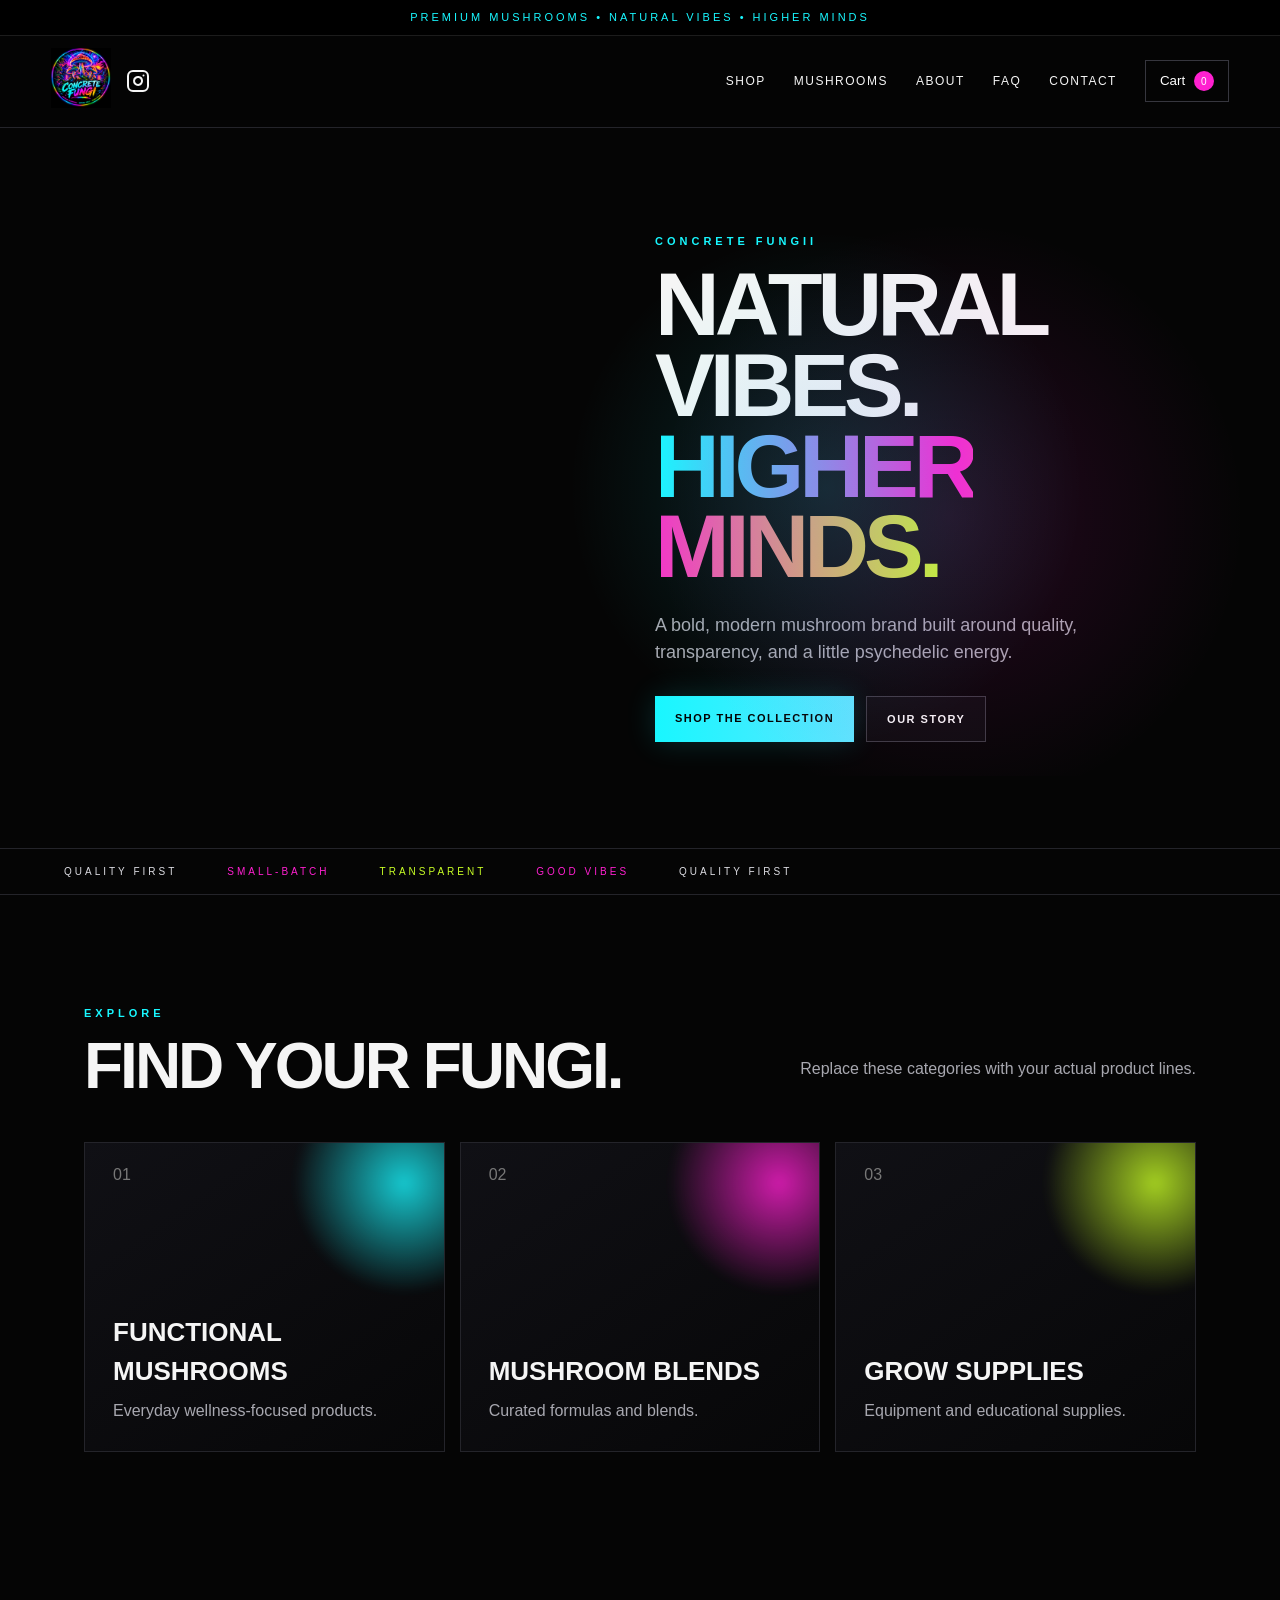
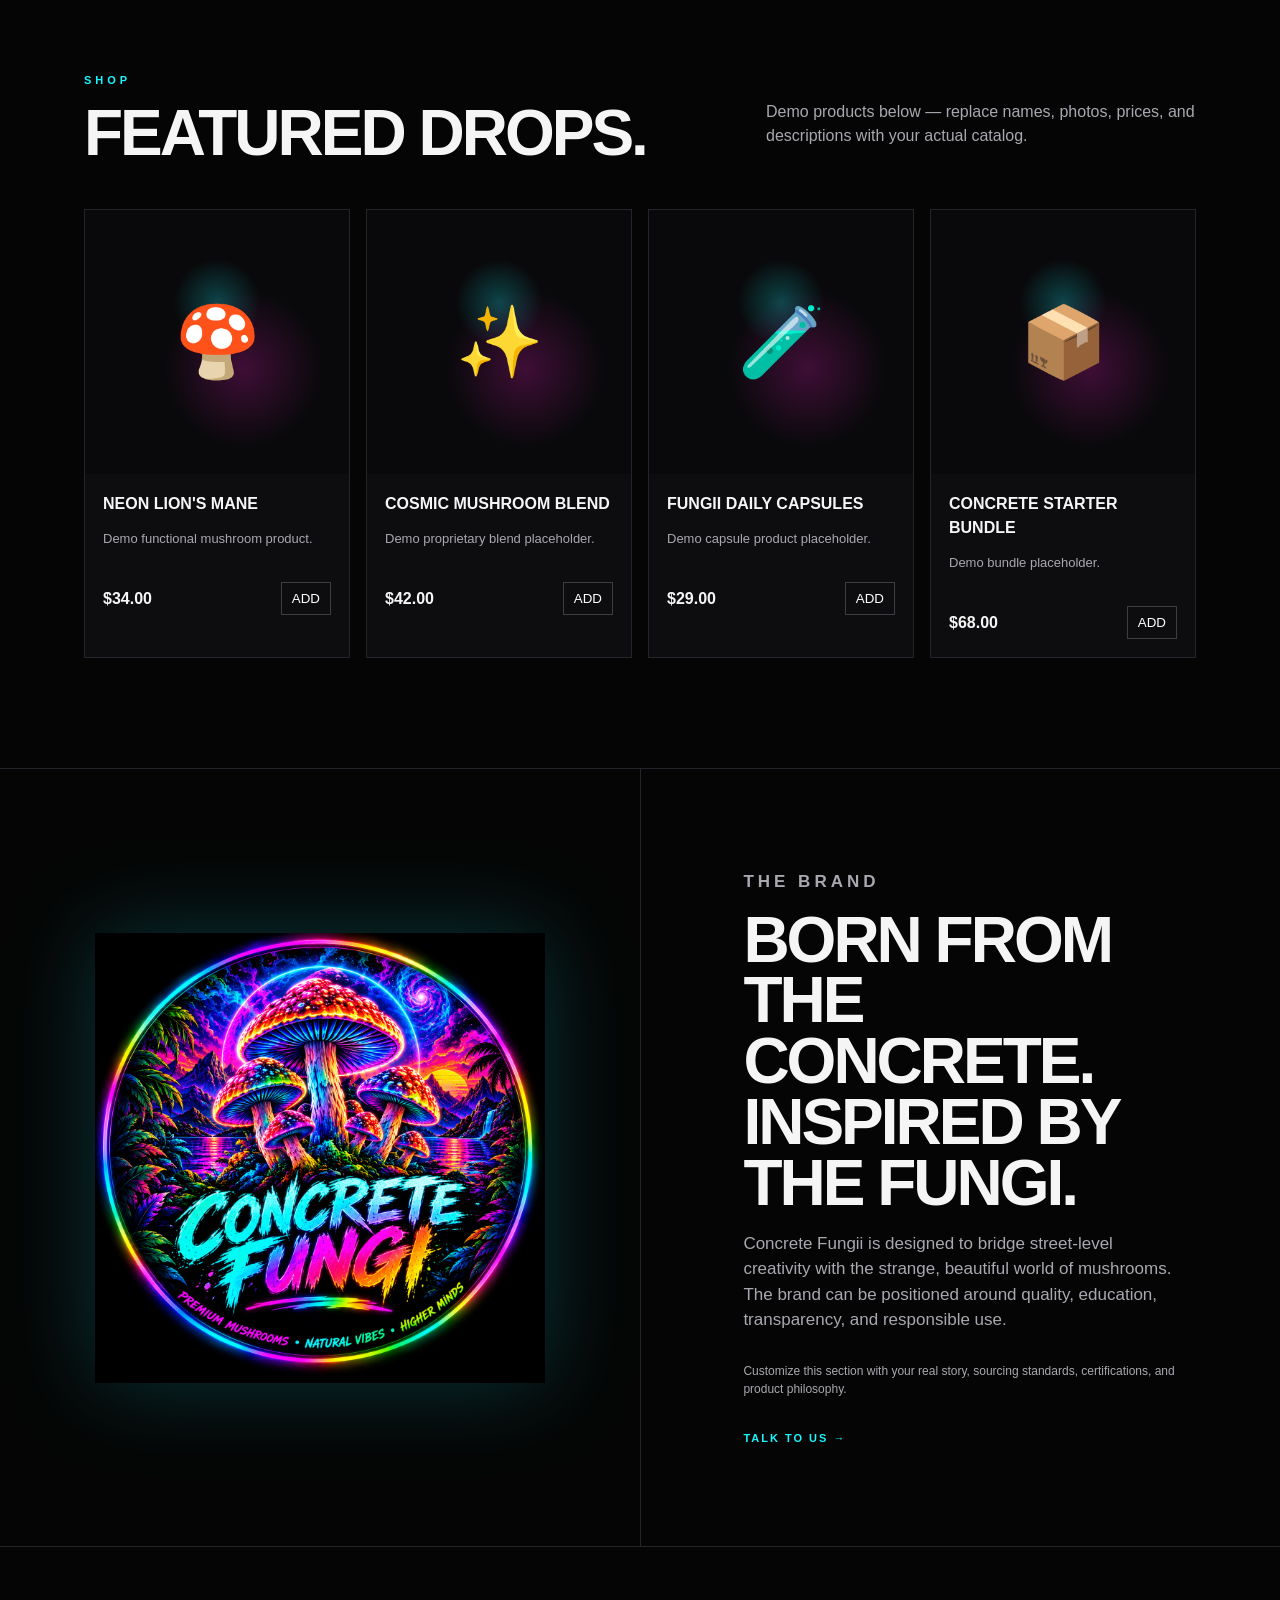
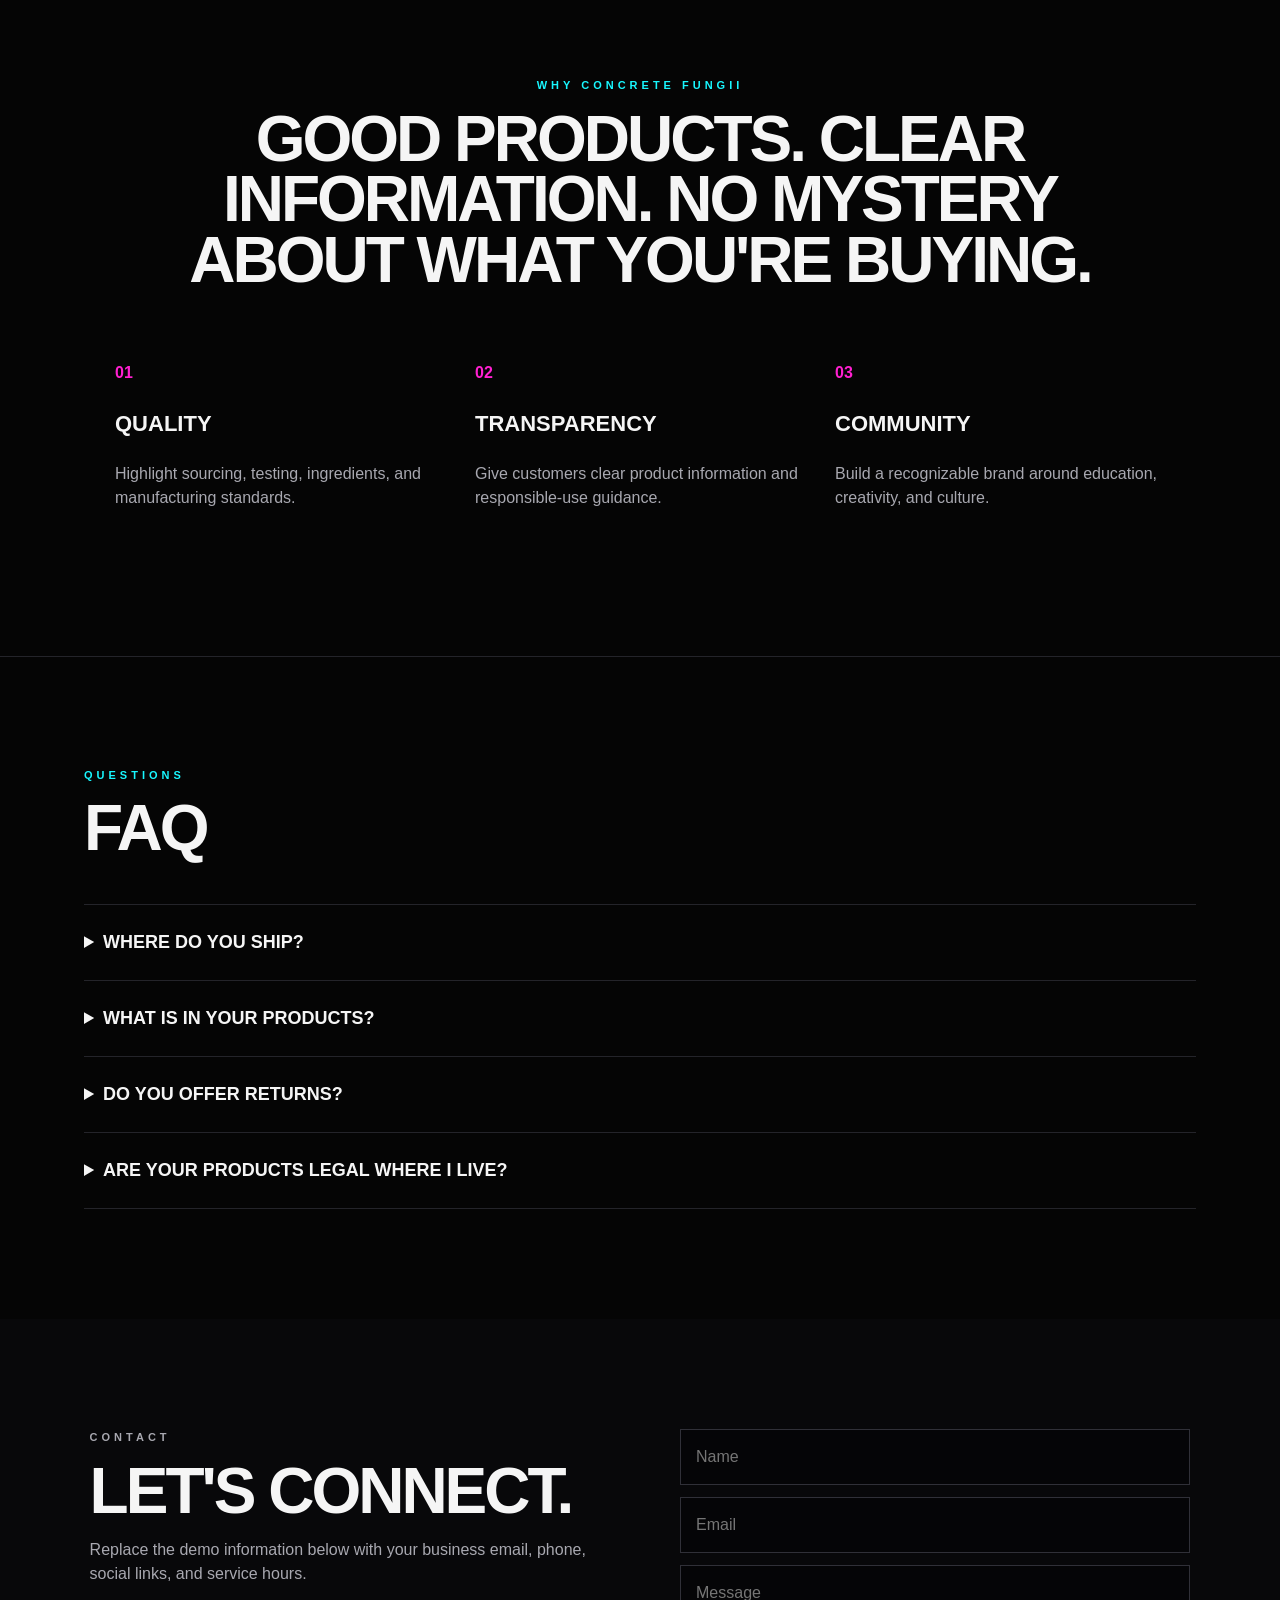
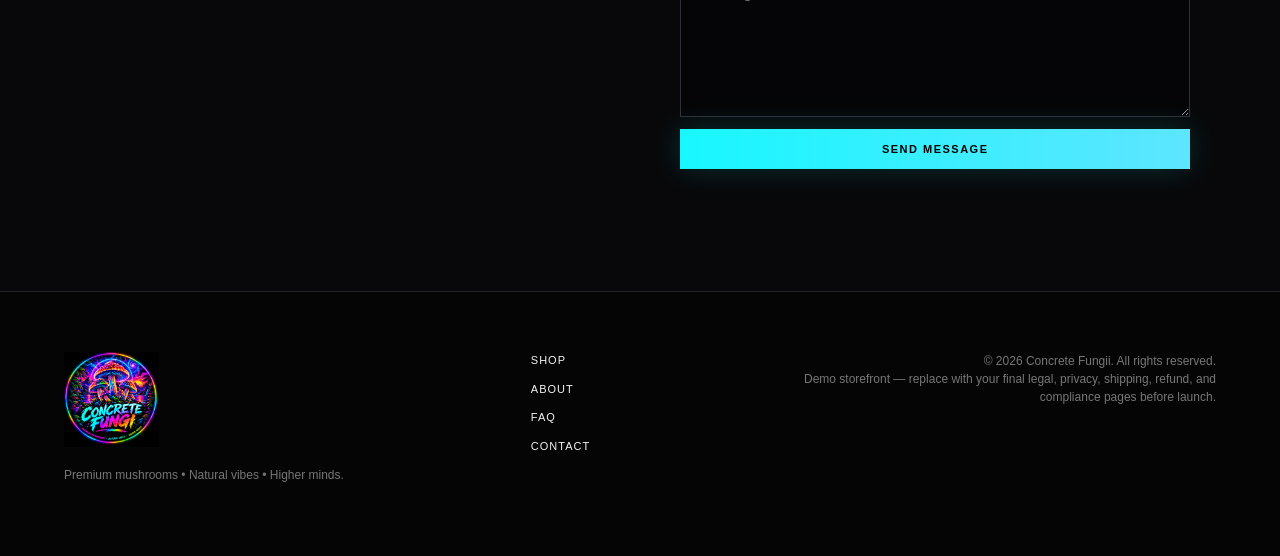
<file: index.html>
<!doctype html>
<html lang="en">
<head>
  <meta charset="utf-8">
  <meta name="viewport" content="width=device-width, initial-scale=1">
  <title>Concrete Fungii — Premium Mushrooms • Natural Vibes • Higher Minds</title>
  <meta name="description" content="Concrete Fungii — premium mushroom products with bold natural energy.">
  
  <!-- Favicon & Apple Touch Icon -->
  <link rel="icon" type="image/png" href="logo.png">
  <link rel="apple-touch-icon" href="logo.png">

  <link rel="stylesheet" href="styles.css">
</head>
<body>
  <div class="announcement">PREMIUM MUSHROOMS • NATURAL VIBES • HIGHER MINDS</div>

  <header class="site-header">
    <div class="header-left">
      <a class="brand" href="#top" aria-label="Concrete Fungii home">
        <img src="logo.png" alt="Concrete Fungii logo">
      </a>
      <!-- Instagram Link -->
      <a class="instagram-link" href="https://instagram.com/ConcreteFungiiLLC" target="_blank" rel="noopener" aria-label="Follow us on Instagram">
        <svg xmlns="http://www.w3.org/2000/svg" width="24" height="24" viewBox="0 0 24 24" fill="none" stroke="currentColor" stroke-width="2" stroke-linecap="round" stroke-linejoin="round">
          <rect x="2" y="2" width="20" height="20" rx="5" ry="5"></rect>
          <path d="M16 11.37A4 4 0 1 1 12.63 8 4 4 0 0 1 16 11.37z"></path>
          <line x1="17.5" y1="6.5" x2="17.51" y2="6.5"></line>
        </svg>
      </a>
    </div>
    
    <button class="menu-toggle" aria-label="Open menu">☰</button>
    <nav class="nav">
      <a href="#shop">Shop</a>
      <a href="#categories">Mushrooms</a>
      <a href="#about">About</a>
      <a href="#faq">FAQ</a>
      <a href="#contact">Contact</a>
      <button class="cart-button" id="cartBtn">Cart <span id="cartCount">0</span></button>
    </nav>
  </header>

  <main id="top">
    <section class="hero">
      <div class="hero-glow"></div>
      <div class="hero-copy">
        <p class="eyebrow">CONCRETE FUNGII</p>
        <h1>Natural vibes.<br><span>Higher minds.</span></h1>
        <p class="hero-text">A bold, modern mushroom brand built around quality, transparency, and a little psychedelic energy.</p>
        <div class="hero-actions">
          <a class="btn btn-primary" href="#shop">Shop the collection</a>
          <a class="btn btn-ghost" href="#about">Our story</a>
        </div>
      </div>
    </section>

    <section class="ticker">
      <div>QUALITY FIRST</div><div>SMALL-BATCH</div><div>TRANSPARENT</div><div>GOOD VIBES</div><div>QUALITY FIRST</div>
    </section>

    <section id="categories" class="section">
      <div class="section-head">
        <div>
          <p class="eyebrow">EXPLORE</p>
          <h2>Find your fungi.</h2>
        </div>
        <p>Replace these categories with your actual product lines.</p>
      </div>
      <div class="category-grid">
        <a class="category-card cat-one" href="#shop"><span>01</span><h3>Functional Mushrooms</h3><p>Everyday wellness-focused products.</p></a>
        <a class="category-card cat-two" href="#shop"><span>02</span><h3>Mushroom Blends</h3><p>Curated formulas and blends.</p></a>
        <a class="category-card cat-three" href="#shop"><span>03</span><h3>Grow Supplies</h3><p>Equipment and educational supplies.</p></a>
      </div>
    </section>

    <section id="shop" class="section shop-section">
      <div class="section-head">
        <div>
          <p class="eyebrow">SHOP</p>
          <h2>Featured drops.</h2>
        </div>
        <p>Demo products below — replace names, photos, prices, and descriptions with your actual catalog.</p>
      </div>
      <div class="product-grid" id="productGrid"></div>
    </section>

    <section id="about" class="split-section">
      <div class="split-image">
        <img src="logo.png" alt="Concrete Fungii emblem">
      </div>
      <div class="split-copy">
        <p class="eyebrow">THE BRAND</p>
        <h2>Born from the concrete. Inspired by the fungi.</h2>
        <p>Concrete Fungii is designed to bridge street-level creativity with the strange, beautiful world of mushrooms. The brand can be positioned around quality, education, transparency, and responsible use.</p>
        <p class="small-note">Customize this section with your real story, sourcing standards, certifications, and product philosophy.</p>
        <a class="text-link" href="#contact">Talk to us →</a>
      </div>
    </section>

    <section class="quote-section">
      <p class="eyebrow">WHY CONCRETE FUNGII</p>
      <h2>Good products. Clear information. No mystery about what you're buying.</h2>
      <div class="values">
        <div><b>01</b><h3>Quality</h3><p>Highlight sourcing, testing, ingredients, and manufacturing standards.</p></div>
        <div><b>02</b><h3>Transparency</h3><p>Give customers clear product information and responsible-use guidance.</p></div>
        <div><b>03</b><h3>Community</h3><p>Build a recognizable brand around education, creativity, and culture.</p></div>
      </div>
    </section>

    <section id="faq" class="section faq">
      <div class="section-head"><div><p class="eyebrow">QUESTIONS</p><h2>FAQ</h2></div></div>
      <details><summary>Where do you ship?</summary><p>Add your actual shipping regions, restrictions, and processing times here.</p></details>
      <details><summary>What is in your products?</summary><p>List complete ingredients and product-specific information here. Keep claims accurate and compliant.</p></details>
      <details><summary>Do you offer returns?</summary><p>Add your actual return/refund policy here.</p></details>
      <details><summary>Are your products legal where I live?</summary><p>Customers are responsible for understanding applicable local laws. Your final store should clearly identify any product or geographic restrictions that apply.</p></details>
    </section>

    <section id="contact" class="contact-section">
      <div>
        <p class="eyebrow">CONTACT</p>
        <h2>Let's connect.</h2>
        <p>Replace the demo information below with your business email, phone, social links, and service hours.</p>
      </div>
      <form id="contactForm">
        <input type="text" placeholder="Name" required>
        <input type="email" placeholder="Email" required>
        <textarea placeholder="Message" rows="5" required></textarea>
        <button class="btn btn-primary" type="submit">Send message</button>
        <small id="formMessage"></small>
      </form>
    </section>
  </main>

  <footer>
    <div class="footer-brand"><img src="logo.png" alt="Concrete Fungii"><p>Premium mushrooms • Natural vibes • Higher minds.</p></div>
    <div class="footer-links"><a href="#shop">Shop</a><a href="#about">About</a><a href="#faq">FAQ</a><a href="#contact">Contact</a></div>
    <div class="legal">© 2026 Concrete Fungii. All rights reserved. <br>Demo storefront — replace with your final legal, privacy, shipping, refund, and compliance pages before launch.</div>
  </footer>

  <aside class="cart-drawer" id="cartDrawer" aria-hidden="true">
    <div class="cart-head"><h2>Your cart</h2><button id="closeCart">×</button></div>
    <div id="cartItems"></div>
    <div class="cart-total"><span>Total</span><strong id="cartTotal">$0.00</strong></div>
    
    <!-- CHECKOUT FORM -->
    <div class="checkout-form-section" id="checkoutFormSection">
      <h3 class="payment-title">Secure Your Order</h3>
      <p class="small-note" style="text-align: center; margin-bottom: 15px;">Enter your email to receive payment instructions and your receipt.</p>
      <form id="orderForm">
        <input type="email" id="customerEmail" placeholder="Your Email Address" required>
        <button class="btn btn-primary full" type="submit" id="submitOrderBtn">Confirm & Pay</button>
      </form>
    </div>

    <!-- PAYMENT SECTION (Initially Hidden) -->
    <div class="payment-section" id="paymentSection" style="display: none;">
      <h3 class="payment-title">Pay With Crypto</h3>
      
      <div class="crypto-addresses">
        <p class="crypto-label">Bitcoin (BTC)</p>
        <div class="address-box">
          <code>3HSVQqHzkTV2SXnzipQm1EjvN8aKMvkYP4</code>
          <button class="copy-btn" onclick="copyToClipboard('3HSVQqHzkTV2SXnzipQm1EjvN8aKMvkYP4')">Copy</button>
        </div>
        
        <p class="crypto-label">Monero (XMR)</p>
        <div class="address-box">
          <code>86dCVcNpyUDNjh9joe6smGfLH9v5LqxgHK5VdLZf5Nzf6kFen12KHEfiQteNQHodk7TXZPBq3k6SyMj7QhGysXgrVJ3fzJR</code>
          <button class="copy-btn" onclick="copyToClipboard('86dCVcNpyUDNjh9joe6smGfLH9v5LqxgHK5VdLZf5Nzf6kFen12KHEfiQteNQHodk7TXZPBq3k6SyMj7QhGysXgrVJ3fzJR')">Copy</button>
        </div>

        <p class="crypto-label">Ethereum (ETH)</p>
        <div class="address-box">
          <code>0xeB7FA57385C40e702979bC58Cfc26612905C8676</code>
          <button class="copy-btn" onclick="copyToClipboard('0xeB7FA57385C40e702979bC58Cfc26612905C8676')">Copy</button>
        </div>
      </div>
      
      <p class="payment-instruction">After paying, please email your receipt to <strong>ConcreteFunguiLLC@gmail.com</strong> so we can process your order.</p>
    </div>

  </aside>
  <div class="overlay" id="overlay"></div>

  <script src="script.js"></script>
</body>
</html>
</file>
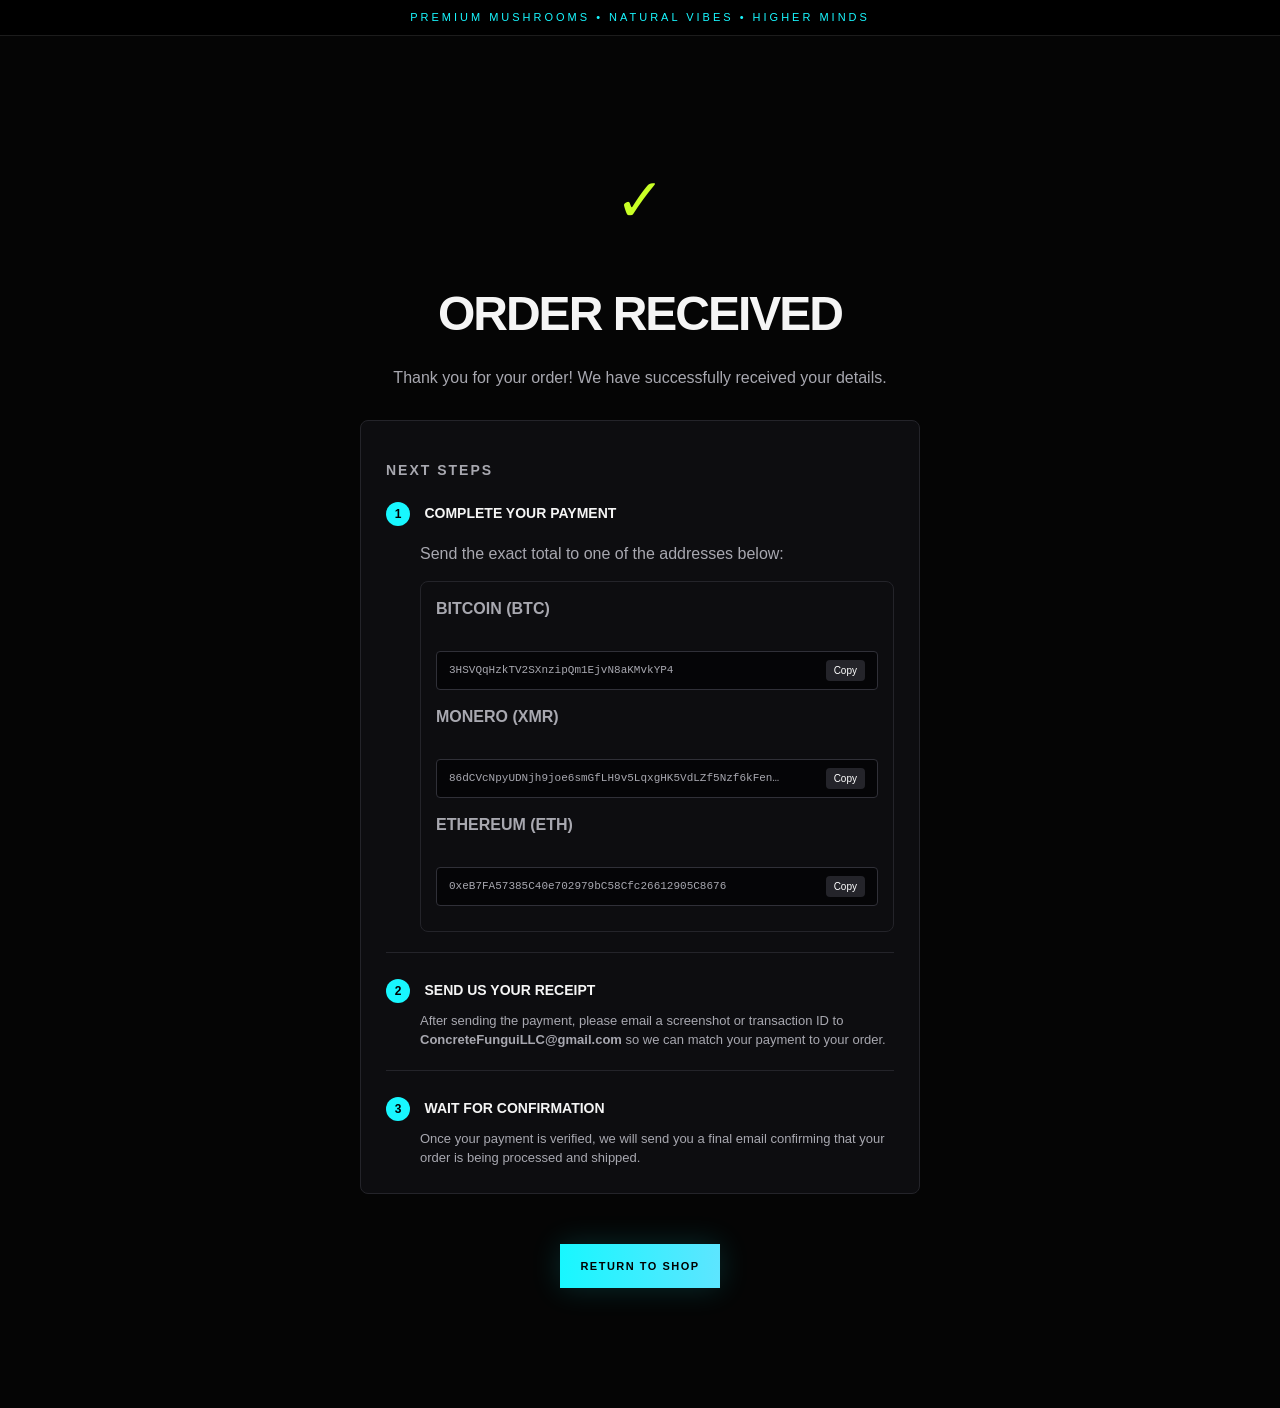
<file: success.html>
<!doctype html>
<html lang="en">
<head>
  <meta charset="utf-8">
  <meta name="viewport" content="width=device-width, initial-scale=1">
  <title>Order Received — Concrete Fungii</title>
  <link rel="stylesheet" href="styles.css">
  <style>
    .success-container { max-width: 600px; margin: 80px auto; padding: 40px 20px; text-align: center; }
    .success-icon { font-size: 60px; color: var(--lime); margin-bottom: 20px; }
    .success-container h1 { font-size: clamp(32px, 5vw, 48px); text-transform: uppercase; letter-spacing: -2px; margin-bottom: 15px; }
    .success-container p { color: var(--muted); margin-bottom: 30px; font-size: 16px; }
    .next-steps { background: var(--panel); border: 1px solid var(--line); border-radius: 8px; padding: 25px; text-align: left; margin-bottom: 30px; }
    .step-item { margin-bottom: 25px; border-bottom: 1px solid var(--line); padding-bottom: 20px; }
    .step-item:last-child { margin-bottom: 0; border-bottom: none; padding-bottom: 0; }
    .step-number { display: inline-block; background: var(--cyan); color: #000; font-weight: 900; width: 24px; height: 24px; border-radius: 50%; text-align: center; line-height: 24px; font-size: 12px; margin-right: 10px; }
    .step-title { font-weight: 800; text-transform: uppercase; font-size: 14px; color: var(--text); }
    .step-desc { font-size: 13px; color: var(--muted); margin-top: 8px; margin-left: 34px; }
    .return-btn { margin-top: 20px; }
  </style>
</head>
<body>
  <div class="announcement">PREMIUM MUSHROOMS • NATURAL VIBES • HIGHER MINDS</div>

  <main class="success-container">
    <div class="success-icon">✓</div>
    <h1>Order Received</h1>
    <p>Thank you for your order! We have successfully received your details.</p>

    <div class="next-steps">
      <h3 class="payment-title" style="text-align: left; margin-bottom: 20px;">Next Steps</h3>
      
      <div class="step-item">
        <span class="step-number">1</span>
        <span class="step-title">Complete Your Payment</span>
        <div class="step-desc">
          <p style="margin-bottom: 15px;">Send the exact total to one of the addresses below:</p>
          
          <div class="crypto-addresses" style="margin-top: 10px;">
            <p class="crypto-label">Bitcoin (BTC)</p>
            <div class="address-box">
              <code>3HSVQqHzkTV2SXnzipQm1EjvN8aKMvkYP4</code>
              <button class="copy-btn" onclick="copyToClipboard('3HSVQqHzkTV2SXnzipQm1EjvN8aKMvkYP4')">Copy</button>
            </div>
            
            <p class="crypto-label">Monero (XMR)</p>
            <div class="address-box">
              <code>86dCVcNpyUDNjh9joe6smGfLH9v5LqxgHK5VdLZf5Nzf6kFen12KHEfiQteNQHodk7TXZPBq3k6SyMj7QhGysXgrVJ3fzJR</code>
              <button class="copy-btn" onclick="copyToClipboard('86dCVcNpyUDNjh9joe6smGfLH9v5LqxgHK5VdLZf5Nzf6kFen12KHEfiQteNQHodk7TXZPBq3k6SyMj7QhGysXgrVJ3fzJR')">Copy</button>
            </div>

            <p class="crypto-label">Ethereum (ETH)</p>
            <div class="address-box">
              <code>0xeB7FA57385C40e702979bC58Cfc26612905C8676</code>
              <button class="copy-btn" onclick="copyToClipboard('0xeB7FA57385C40e702979bC58Cfc26612905C8676')">Copy</button>
            </div>
          </div>
        </div>
      </div>

      <div class="step-item">
        <span class="step-number">2</span>
        <span class="step-title">Send Us Your Receipt</span>
        <div class="step-desc">
          After sending the payment, please email a screenshot or transaction ID to <strong>ConcreteFunguiLLC@gmail.com</strong> so we can match your payment to your order.
        </div>
      </div>

      <div class="step-item">
        <span class="step-number">3</span>
        <span class="step-title">Wait for Confirmation</span>
        <div class="step-desc">
          Once your payment is verified, we will send you a final email confirming that your order is being processed and shipped.
        </div>
      </div>
    </div>

    <a href="index.html" class="btn btn-primary return-btn">Return to Shop</a>
  </main>

  <script>
    function copyToClipboard(text) {
      navigator.clipboard.writeText(text).then(function() {
        const btn = event.target;
        const originalText = btn.innerText;
        btn.innerText = "Copied!";
        btn.style.background = "var(--lime)";
        btn.style.color = "#000";
        setTimeout(() => {
          btn.innerText = originalText;
          btn.style.background = "var(--line)";
          btn.style.color = "#fff";
        }, 2000);
      }, function(err) {
        console.error('Could not copy text: ', err);
      });
    }
  </script>
</body>
</html>
</file>
<file: styles.css>
:root{
  --bg:#050505;--panel:#0d0d10;--text:#f5f5f5;--muted:#a8a8b0;--line:#24242a;
  --cyan:#18f7ff;--pink:#ff20d0;--lime:#c9ff26;--purple:#8a5cff;
  --max:1240px;
}
*{box-sizing:border-box}html{scroll-behavior:smooth}body{margin:0;background:var(--bg);color:var(--text);font-family:Inter,Arial,sans-serif;line-height:1.5}
a{color:inherit;text-decoration:none}.announcement{background:#000;border-bottom:1px solid #1c1c1c;text-align:center;padding:9px;font-size:11px;letter-spacing:3px;color:var(--cyan)}

/* --- HEADER --- */
.site-header{position:sticky;top:0;z-index:20;background:rgba(5,5,5,.86);backdrop-filter:blur(18px);border-bottom:1px solid var(--line);display:flex;align-items:center;justify-content:space-between;padding:12px 4vw}
.header-left {display: flex; align-items: center; gap: 15px;}
.brand img{width:60px;height:60px;object-fit:contain} /* This is the header logo size */
.instagram-link {display: flex; align-items: center; justify-content: center; color: var(--text); transition: color 0.2s ease;}
.instagram-link:hover {color: var(--cyan);}
.instagram-link svg {width: 24px; height: 24px;}

/* --- NAVIGATION --- */
.nav{display:flex;align-items:center;gap:28px;text-transform:uppercase;font-size:12px;letter-spacing:1.5px}.nav a:hover{color:var(--cyan)}
.cart-button,.menu-toggle{border:1px solid #36363e;background:transparent;color:#fff;padding:10px 14px;cursor:pointer}.menu-toggle{display:none;font-size:20px}
#cartCount{display:inline-flex;min-width:20px;height:20px;border-radius:50%;align-items:center;justify-content:center;background:var(--pink);font-size:10px;margin-left:5px}

/* --- HERO --- */
.hero{min-height:720px;max-width:var(--max);margin:auto;padding:80px 5vw;display:grid;grid-template-columns:1fr 1fr;align-items:center;gap:30px;position:relative;overflow:hidden}
.hero:before{content:"";position:absolute;inset:10% 0;background:radial-gradient(circle at 65% 50%,rgba(24,247,255,.15),transparent 30%),radial-gradient(circle at 75% 55%,rgba(255,32,208,.13),transparent 30%);pointer-events:none}
.eyebrow{font-size:11px;letter-spacing:4px;color:var(--cyan);font-weight:800;margin:0 0 15px}.hero h1{font-size:clamp(54px,7vw,100px);line-height:.9;margin:0 0 25px;text-transform:uppercase;letter-spacing:-5px}.hero h1 span{background:linear-gradient(90deg,var(--cyan),var(--pink),var(--lime));-webkit-background-clip:text;color:transparent}
.hero-text{max-width:520px;color:var(--muted);font-size:18px}.hero-actions{display:flex;gap:12px;margin-top:30px}.btn{display:inline-block;border:1px solid #3c3c43;padding:14px 20px;text-transform:uppercase;letter-spacing:1.5px;font-weight:800;font-size:11px;cursor:pointer}.btn-primary{background:linear-gradient(90deg,var(--cyan),#5de5ff);color:#020202;border:0;box-shadow:0 0 30px rgba(24,247,255,.16)}.btn-ghost{background:#0c0c0e}.hero-mark{display:flex;justify-content:center;position:relative}.hero-mark img{width:min(560px,90%);filter:drop-shadow(0 0 28px rgba(255,32,208,.3));animation:float 6s ease-in-out infinite}@keyframes float{50%{transform:translateY(-12px)}}
.ticker{display:flex;overflow:hidden;gap:50px;padding:15px 5vw;border-top:1px solid var(--line);border-bottom:1px solid var(--line);font-size:10px;letter-spacing:3px;white-space:nowrap;color:#dcdce2}.ticker div:nth-child(2n){color:var(--pink)}.ticker div:nth-child(3n){color:var(--lime)}

/* --- SECTIONS --- */
.section{max-width:var(--max);margin:auto;padding:110px 5vw}.section-head{display:flex;justify-content:space-between;gap:30px;align-items:end;margin-bottom:45px}.section-head h2,.split-copy h2,.quote-section h2,.contact-section h2{font-size:clamp(38px,5vw,68px);line-height:.95;letter-spacing:-3px;text-transform:uppercase;margin:0}.section-head>p{max-width:430px;color:var(--muted)}
.category-grid{display:grid;grid-template-columns:repeat(3,1fr);gap:15px}.category-card{min-height:310px;padding:28px;display:flex;flex-direction:column;justify-content:flex-end;border:1px solid var(--line);position:relative;overflow:hidden;background:linear-gradient(145deg,#101015,#070708)}.category-card:after{content:"";position:absolute;width:240px;height:240px;border-radius:50%;right:-80px;top:-80px;filter:blur(4px);opacity:.8}.cat-one:after{background:radial-gradient(circle,#19f7ff,transparent 65%)}.cat-two:after{background:radial-gradient(circle,#ff20d0,transparent 65%)}.cat-three:after{background:radial-gradient(circle,#c9ff26,transparent 65%)}.category-card span{color:#777;position:absolute;top:20px}.category-card h3{font-size:26px;margin:0 0 8px;text-transform:uppercase}.category-card p{color:var(--muted);margin:0}
.product-grid{display:grid;grid-template-columns:repeat(4,1fr);gap:16px}.product{background:var(--panel);border:1px solid var(--line);overflow:hidden}.product-art{aspect-ratio:1/1;background:radial-gradient(circle at 50% 35%,rgba(24,247,255,.25),transparent 20%),radial-gradient(circle at 60% 60%,rgba(255,32,208,.22),transparent 35%),#09090b;display:flex;align-items:center;justify-content:center;font-size:70px}.product-info{padding:18px}.product-info h3{margin:0;font-size:16px;text-transform:uppercase}.product-info p{font-size:13px;color:var(--muted);min-height:40px}.price-row{display:flex;justify-content:space-between;align-items:center}.price{font-weight:900}.add{background:transparent;border:1px solid #3c3c43;color:#fff;padding:8px 10px;cursor:pointer}.add:hover{border-color:var(--cyan);color:var(--cyan)}
.split-section{display:grid;grid-template-columns:1fr 1fr;min-height:680px;border-top:1px solid var(--line);border-bottom:1px solid var(--line)}.split-image{display:flex;align-items:center;justify-content:center;background:radial-gradient(circle,rgba(255,32,208,.13),transparent 40%);padding:70px}.split-image img{width:min(520px,90%);filter:drop-shadow(0 0 45px rgba(24,247,255,.2))}.split-copy{padding:100px 8vw;display:flex;flex-direction:column;justify-content:center;border-left:1px solid var(--line)}.split-copy p{color:var(--muted);max-width:600px;font-size:17px}.small-note{font-size:12px!important}.text-link{margin-top:20px;color:var(--cyan);font-weight:800;text-transform:uppercase;letter-spacing:2px;font-size:11px}
.quote-section{padding:130px 7vw;text-align:center;border-bottom:1px solid var(--line)}.quote-section h2{max-width:1050px;margin:0 auto}.values{max-width:1050px;margin:70px auto 0;display:grid;grid-template-columns:repeat(3,1fr);gap:30px;text-align:left}.values b{color:var(--pink)}.values h3{font-size:22px;text-transform:uppercase}.values p{color:var(--muted)}
.faq details{border-top:1px solid var(--line);padding:24px 0}.faq details:last-child{border-bottom:1px solid var(--line)}.faq summary{cursor:pointer;font-size:18px;font-weight:800;text-transform:uppercase}.faq details p{color:var(--muted);max-width:800px}
.contact-section{padding:110px 7vw;display:grid;grid-template-columns:1fr 1fr;gap:80px;background:#08080a}.contact-section p{color:var(--muted)}form{display:grid;gap:12px}input,textarea{width:100%;background:#050507;border:1px solid #303038;color:#fff;padding:15px;font:inherit}textarea{resize:vertical}#formMessage{color:var(--cyan)}
footer{border-top:1px solid var(--line);padding:60px 5vw;display:grid;grid-template-columns:2fr 1fr 2fr;gap:30px}.footer-brand img{width:95px}.footer-brand p,.legal{color:#777;font-size:12px}.footer-links{display:grid;align-content:start;gap:12px;text-transform:uppercase;font-size:11px;letter-spacing:1px}.legal{text-align:right}

/* --- CART & PAYMENT --- */
.cart-drawer{position:fixed;right:0;top:0;bottom:0;width:min(430px,100%);background:#0b0b0d;z-index:40;transform:translateX(100%);transition:.3s;padding:25px;border-left:1px solid var(--line);overflow:auto}.cart-drawer.open{transform:translateX(0)}.overlay{position:fixed;inset:0;background:rgba(0,0,0,.65);z-index:30;display:none}.overlay.open{display:block}.cart-head{display:flex;justify-content:space-between;align-items:center}.cart-head button{background:none;color:#fff;border:0;font-size:30px;cursor:pointer}.cart-line{display:flex;justify-content:space-between;padding:16px 0;border-bottom:1px solid var(--line)}.cart-total{display:flex;justify-content:space-between;margin:25px 0;font-size:18px}.full{width:100%}

.payment-section, .checkout-form-section {margin-top: 25px; padding-top: 20px; border-top: 1px solid var(--line);}
.payment-title {text-align: center; font-size: 14px; text-transform: uppercase; letter-spacing: 2px; color: var(--muted); margin-bottom: 20px;}
.crypto-addresses {margin-top: 20px; text-align: left; background: var(--panel); padding: 15px; border-radius: 8px; border: 1px solid var(--line);}
.crypto-label {font-size: 12px; color: var(--cyan); font-weight: 800; text-transform: uppercase; margin: 15px 0 5px;}
.crypto-label:first-child {margin-top: 0;}
.address-box {display: flex; align-items: center; justify-content: space-between; background: #050507; border: 1px solid #303038; border-radius: 4px; padding: 8px 12px; margin-bottom: 10px;}
.address-box code {font-size: 11px; color: #a8a8b0; word-break: break-all; white-space: nowrap; overflow: hidden; text-overflow: ellipsis; max-width: 80%; font-family: monospace;}
.copy-btn {background: var(--line); border: none; color: #fff; font-size: 10px; padding: 5px 8px; border-radius: 4px; cursor: pointer; flex-shrink: 0; margin-left: 10px; transition: background 0.2s;}
.copy-btn:hover {background: var(--cyan); color: #000;}
.payment-instruction {font-size: 11px; color: #777; line-height: 1.4; max-width: 280px; margin: 15px auto 0; text-align: center;}

/* --- MEDIA QUERIES --- */
@media(max-width:850px){.nav{display:none}.nav.open{position:absolute;top:101px;left:0;right:0;display:grid;background:#08080a;padding:25px}.menu-toggle{display:block}.hero,.split-section,.contact-section{grid-template-columns:1fr}.hero{padding-top:50px}.category-grid,.product-grid,.values{grid-template-columns:1fr 1fr}.split-copy{border-left:0;border-top:1px solid var(--line);padding:70px 7vw}footer{grid-template-columns:1fr}.legal{text-align:left}}
@media(max-width:520px){.category-grid,.product-grid,.values{grid-template-columns:1fr}.section-head{display:block}.section-head>p{margin-top:20px}.hero h1{letter-spacing:-3px}.hero-actions{flex-direction:column}.btn{text-align:center}}
</file>
